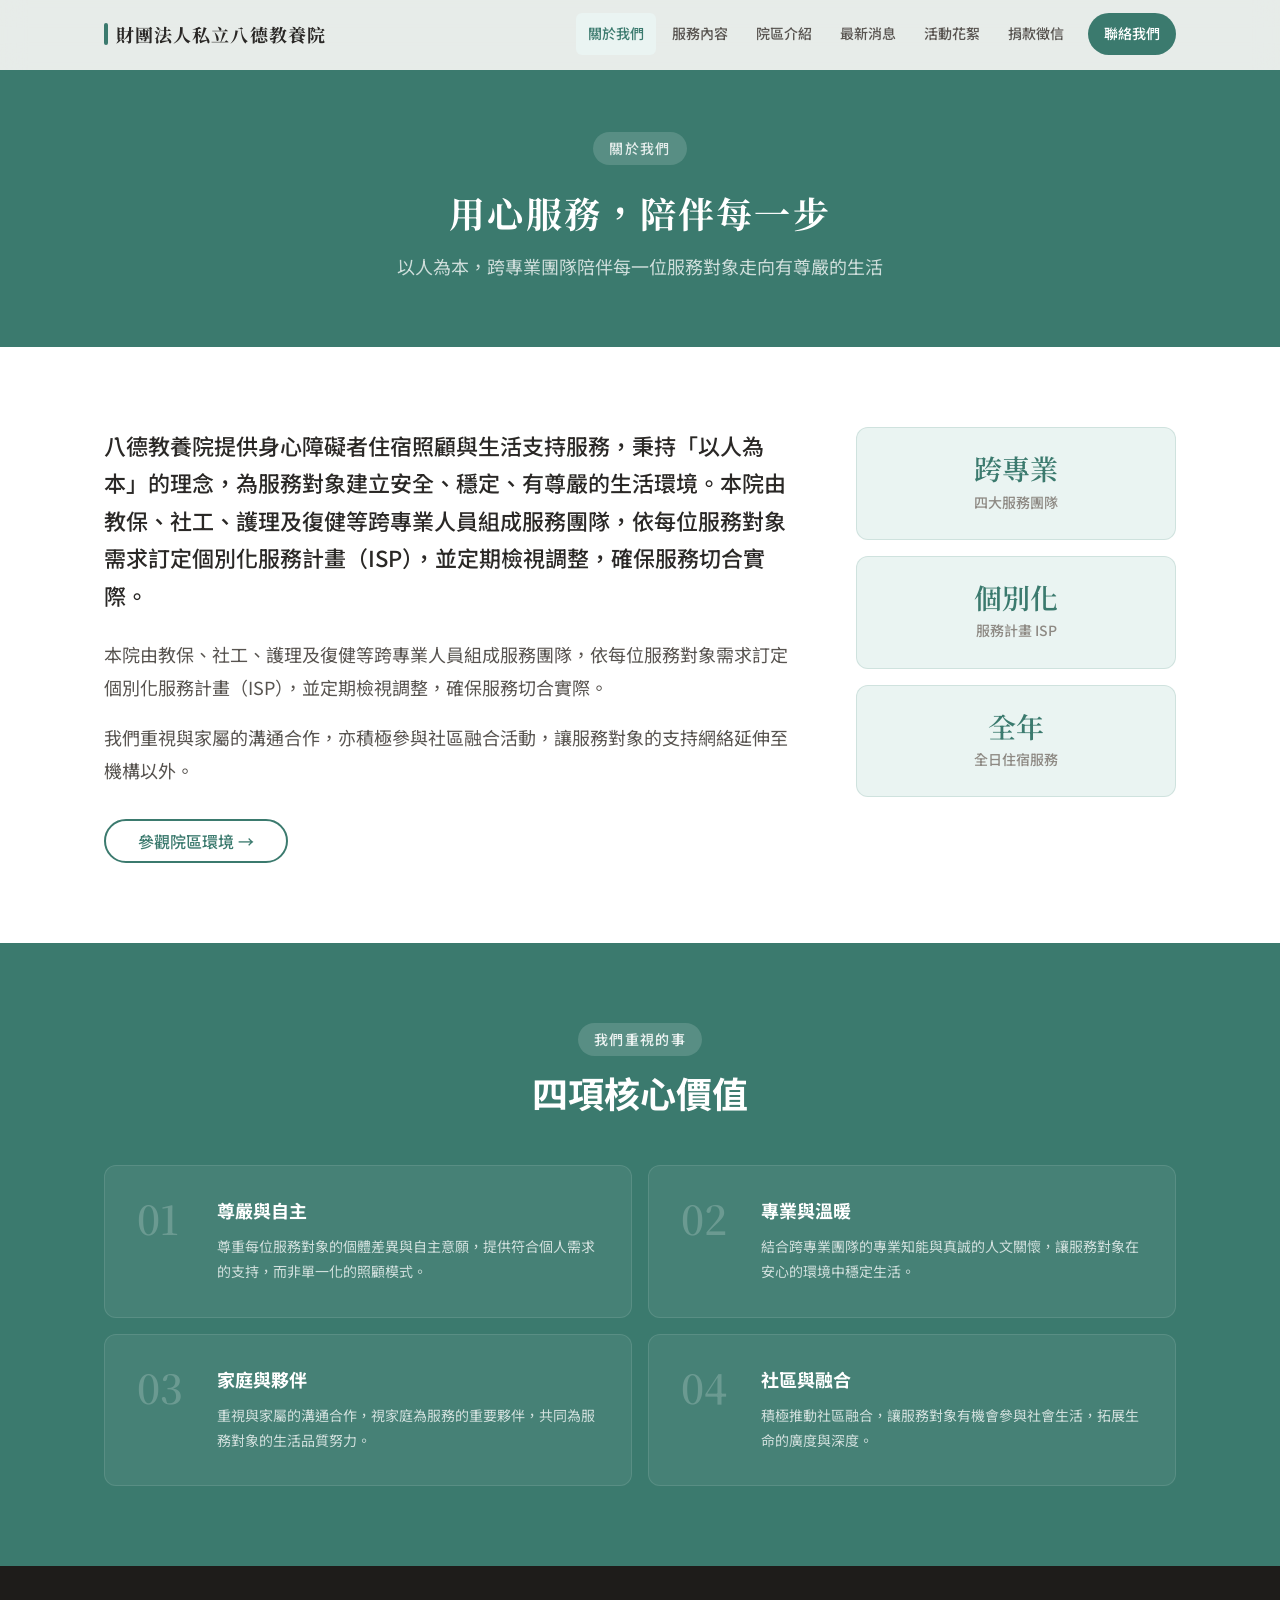
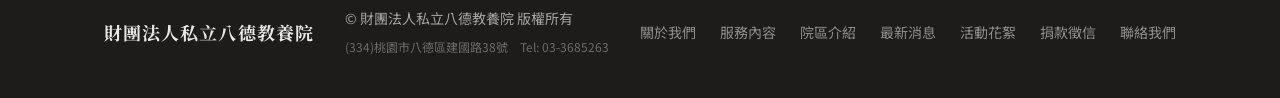
<file: about.html>
<!DOCTYPE html>
<html lang="zh-Hant-TW">
<head>
  <meta charset="UTF-8" />
  <meta name="viewport" content="width=device-width, initial-scale=1.0" />
  <meta name="description" content="八德教養院關於我們 — 用心服務，陪伴每一步。跨專業團隊、個別化服務計畫（ISP）、以人為本的核心價值。" />
  <title>關於我們 — 財團法人私立八德教養院</title>
  <link rel="canonical" href="https://pade.org.tw/about" />
  <link rel="stylesheet" href="style.css?v=3" />
  <link rel="stylesheet" href="style-extra.css?v=3" />
  <link rel="preconnect" href="https://fonts.googleapis.com" />
  <link rel="preconnect" href="https://fonts.gstatic.com" crossorigin />
  <link href="https://fonts.googleapis.com/css2?family=Noto+Sans+TC:wght@400;500;700&family=Noto+Serif+TC:wght@400;600&display=swap" rel="stylesheet" />
</head>
<body>
  <a href="#main" class="skip-link">跳過導覽，進入主要內容</a>
  <header class="site-header" id="site-header">
    <div class="container header-inner">
      <a href="/" class="logo" aria-label="財團法人私立八德教養院首頁">
        <span class="logo-text">財團法人私立八德教養院</span>
      </a>
      <nav class="main-nav" id="main-nav" aria-label="主要導覽">
        <a href="/about" class="nav-active">關於我們</a>
        <a href="/services">服務內容</a>
        <a href="/campuses">院區介紹</a>
        <a href="/news">最新消息</a>
        <a href="/activities">活動花絮</a>
        <a href="/donation">捐款徵信</a>
        <a href="/contact" class="nav-cta">聯絡我們</a>
      </nav>
      <button class="menu-toggle" id="menu-toggle" aria-label="開啟選單" aria-expanded="false" aria-controls="mobile-menu">
        <svg class="icon-menu" viewBox="0 0 22 16" fill="none" aria-hidden="true"><rect x="0" y="0" width="22" height="2" rx="1" fill="currentColor"/><rect x="0" y="7" width="22" height="2" rx="1" fill="currentColor"/><rect x="0" y="14" width="22" height="2" rx="1" fill="currentColor"/></svg>
        <svg class="icon-close" viewBox="0 0 16 16" fill="none" aria-hidden="true"><line x1="1" y1="1" x2="15" y2="15" stroke="currentColor" stroke-width="2" stroke-linecap="round"/><line x1="15" y1="1" x2="1" y2="15" stroke="currentColor" stroke-width="2" stroke-linecap="round"/></svg>
      </button>
    </div>
    <div class="mobile-menu" id="mobile-menu" aria-hidden="true">
      <nav aria-label="手機版導覽">
        <a href="/about">關於我們</a>
        <a href="/services">服務內容</a>
        <a href="/campuses">院區介紹</a>
        <a href="/news">最新消息</a>
        <a href="/activities">活動花絮</a>
        <a href="/donation">捐款徵信</a>
        <a href="/contact">聯絡我們</a>
      </nav>
    </div>
  </header>

  <main id="main">
    <div class="page-banner">
      <div class="container">
        <span class="section-eyebrow">關於我們</span>
        <h1 class="page-banner-title">用心服務，陪伴每一步</h1>
        <p class="page-banner-desc">以人為本，跨專業團隊陪伴每一位服務對象走向有尊嚴的生活</p>
      </div>
    </div>

    <section class="section section--about" aria-labelledby="about-heading">
      <div class="container">
        <div class="about-layout fade-in is-visible">
          <div class="about-text">
            <p class="about-lead" id="about-intro">八德教養院提供身心障礙者住宿照顧與生活支持服務，秉持「以人為本」的理念，為服務對象建立安全、穩定、有尊嚴的生活環境。</p>
            <p>本院由教保、社工、護理及復健等跨專業人員組成服務團隊，依每位服務對象需求訂定個別化服務計畫（ISP），並定期檢視調整，確保服務切合實際。</p>
            <p>我們重視與家屬的溝通合作，亦積極參與社區融合活動，讓服務對象的支持網絡延伸至機構以外。</p>
            <div style="margin-top: var(--space-8);">
              <a href="/campuses" class="btn btn--outline">參觀院區環境 →</a>
            </div>
          </div>
          <div class="about-stats">
            <div class="stat-card">
              <div class="stat-number">跨專業</div>
              <div class="stat-label">四大服務團隊</div>
            </div>
            <div class="stat-card">
              <div class="stat-number">個別化</div>
              <div class="stat-label">服務計畫 ISP</div>
            </div>
            <div class="stat-card">
              <div class="stat-number">全年</div>
              <div class="stat-label">全日住宿服務</div>
            </div>
          </div>
        </div>
      </div>
    </section>

    <section class="section section--values" aria-labelledby="values-heading">
      <div class="container">
        <div class="section-header fade-in is-visible">
          <span class="section-eyebrow">我們重視的事</span>
          <h2 id="values-heading">四項核心價值</h2>
        </div>
        <div class="values-grid">
          <div class="value-item fade-in is-visible">
            <div class="value-num">01</div>
            <div class="value-content">
              <h3>尊嚴與自主</h3>
              <p>尊重每位服務對象的個體差異與自主意願，提供符合個人需求的支持，而非單一化的照顧模式。</p>
            </div>
          </div>
          <div class="value-item fade-in is-visible">
            <div class="value-num">02</div>
            <div class="value-content">
              <h3>專業與溫暖</h3>
              <p>結合跨專業團隊的專業知能與真誠的人文關懷，讓服務對象在安心的環境中穩定生活。</p>
            </div>
          </div>
          <div class="value-item fade-in is-visible">
            <div class="value-num">03</div>
            <div class="value-content">
              <h3>家庭與夥伴</h3>
              <p>重視與家屬的溝通合作，視家庭為服務的重要夥伴，共同為服務對象的生活品質努力。</p>
            </div>
          </div>
          <div class="value-item fade-in is-visible">
            <div class="value-num">04</div>
            <div class="value-content">
              <h3>社區與融合</h3>
              <p>積極推動社區融合，讓服務對象有機會參與社會生活，拓展生命的廣度與深度。</p>
            </div>
          </div>
        </div>
      </div>
    </section>
  </main>

  <footer class="site-footer" role="contentinfo">
    <div class="container footer-inner">
      <div class="footer-brand">
        <span class="logo-text">財團法人私立八德教養院</span>
      </div>
      <div class="footer-info">
        <p>© 財團法人私立八德教養院 版權所有</p>
        <p class="footer-note">(334)桃園市八德區建國路38號　Tel: 03-3685263</p>
      </div>
      <div class="footer-links">
        <a href="/about">關於我們</a>
        <a href="/services">服務內容</a>
        <a href="/campuses">院區介紹</a>
        <a href="/news">最新消息</a>
        <a href="/activities">活動花絮</a>
        <a href="/donation">捐款徵信</a>
        <a href="/contact">聯絡我們</a>
      </div>
    </div>
  </footer>
  <script src="script.js?v=3"></script>
  <script src="js/home.js?v=3"></script>
</body>
</html>
</file>
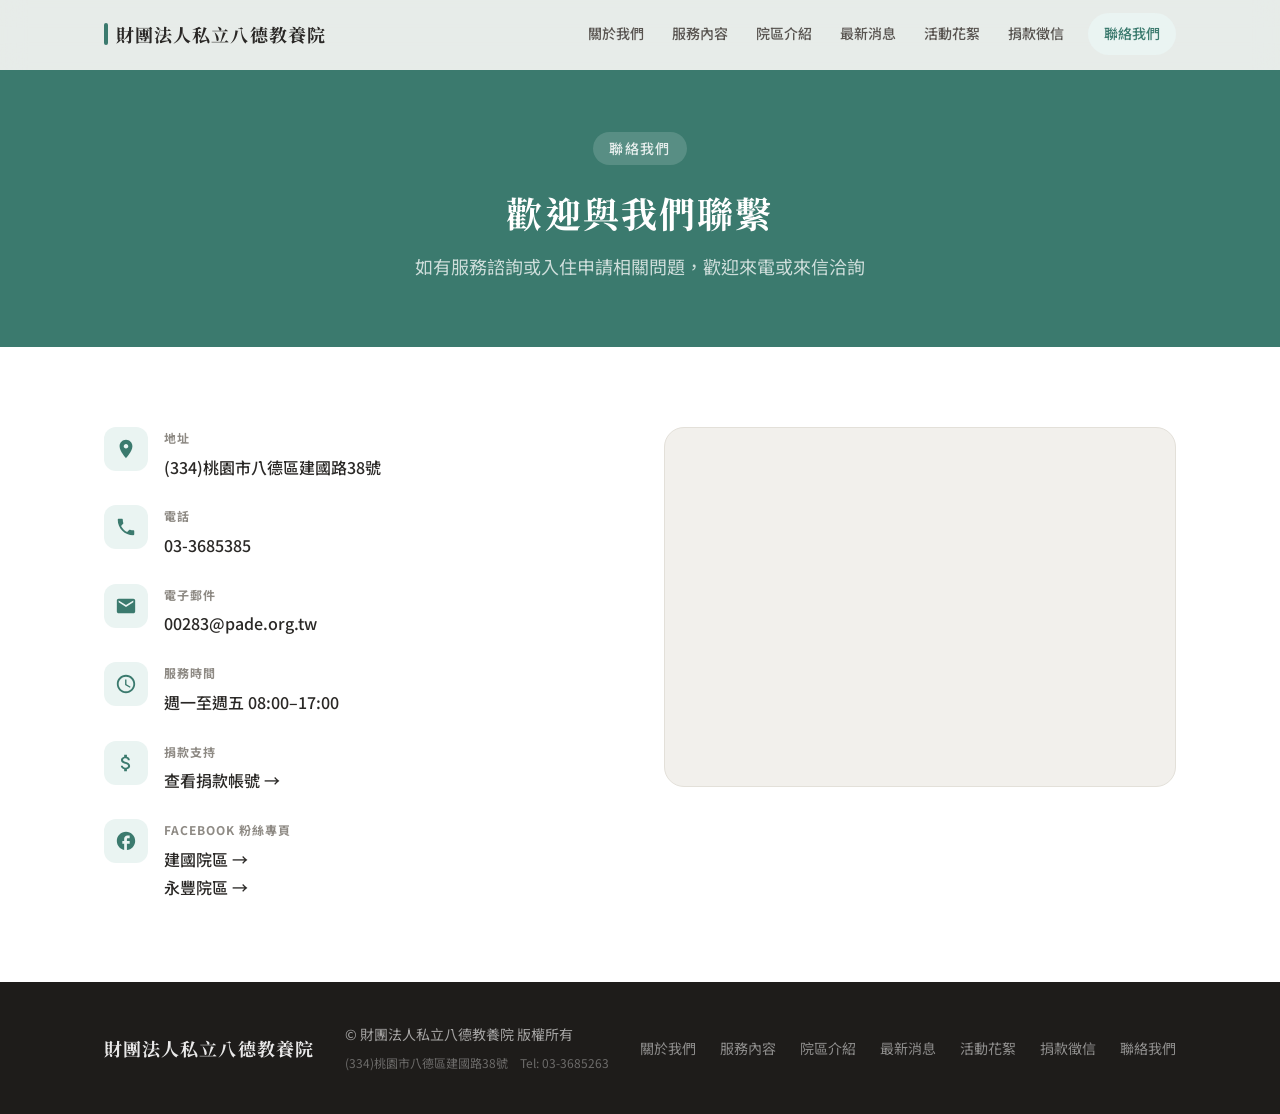
<file: contact.html>
<!DOCTYPE html>
<html lang="zh-Hant-TW">
<head>
  <meta charset="UTF-8" />
  <meta name="viewport" content="width=device-width, initial-scale=1.0" />
  <meta name="description" content="八德教養院聯絡我們 — 服務諮詢、入住申請、地址電話與服務時間。" />
  <title>聯絡我們 — 財團法人私立八德教養院</title>
  <link rel="canonical" href="https://pade.org.tw/contact" />
  <link rel="stylesheet" href="style.css?v=3" />
  <link rel="stylesheet" href="style-extra.css?v=3" />
  <link rel="preconnect" href="https://fonts.googleapis.com" />
  <link rel="preconnect" href="https://fonts.gstatic.com" crossorigin />
  <link href="https://fonts.googleapis.com/css2?family=Noto+Sans+TC:wght@400;500;700&family=Noto+Serif+TC:wght@400;600&display=swap" rel="stylesheet" />
</head>
<body>
  <a href="#main" class="skip-link">跳過導覽，進入主要內容</a>
  <header class="site-header" id="site-header">
    <div class="container header-inner">
      <a href="/" class="logo" aria-label="財團法人私立八德教養院首頁">
        <span class="logo-text">財團法人私立八德教養院</span>
      </a>
      <nav class="main-nav" id="main-nav" aria-label="主要導覽">
        <a href="/about">關於我們</a>
        <a href="/services">服務內容</a>
        <a href="/campuses">院區介紹</a>
        <a href="/news">最新消息</a>
        <a href="/activities">活動花絮</a>
        <a href="/donation">捐款徵信</a>
        <a href="/contact" class="nav-cta nav-active">聯絡我們</a>
      </nav>
      <button class="menu-toggle" id="menu-toggle" aria-label="開啟選單" aria-expanded="false" aria-controls="mobile-menu">
        <svg class="icon-menu" viewBox="0 0 22 16" fill="none" aria-hidden="true"><rect x="0" y="0" width="22" height="2" rx="1" fill="currentColor"/><rect x="0" y="7" width="22" height="2" rx="1" fill="currentColor"/><rect x="0" y="14" width="22" height="2" rx="1" fill="currentColor"/></svg>
        <svg class="icon-close" viewBox="0 0 16 16" fill="none" aria-hidden="true"><line x1="1" y1="1" x2="15" y2="15" stroke="currentColor" stroke-width="2" stroke-linecap="round"/><line x1="15" y1="1" x2="1" y2="15" stroke="currentColor" stroke-width="2" stroke-linecap="round"/></svg>
      </button>
    </div>
    <div class="mobile-menu" id="mobile-menu" aria-hidden="true">
      <nav aria-label="手機版導覽">
        <a href="/about">關於我們</a>
        <a href="/services">服務內容</a>
        <a href="/campuses">院區介紹</a>
        <a href="/news">最新消息</a>
        <a href="/activities">活動花絮</a>
        <a href="/donation">捐款徵信</a>
        <a href="/contact">聯絡我們</a>
      </nav>
    </div>
  </header>

  <main id="main">
    <div class="page-banner">
      <div class="container">
        <span class="section-eyebrow">聯絡我們</span>
        <h1 class="page-banner-title">歡迎與我們聯繫</h1>
        <p class="page-banner-desc">如有服務諮詢或入住申請相關問題，歡迎來電或來信洽詢</p>
      </div>
    </div>

    <section class="section section--contact" aria-labelledby="contact-heading">
      <div class="container">
        <div class="contact-layout fade-in is-visible">
          <div class="contact-info" id="contact-info">
            <div class="contact-item">
              <div class="contact-icon" aria-hidden="true">
                <svg viewBox="0 0 24 24" fill="none"><path d="M12 2C8.13 2 5 5.13 5 9c0 5.25 7 13 7 13s7-7.75 7-13c0-3.87-3.13-7-7-7zm0 9.5c-1.38 0-2.5-1.12-2.5-2.5s1.12-2.5 2.5-2.5 2.5 1.12 2.5 2.5-1.12 2.5-2.5 2.5z" fill="currentColor"/></svg>
              </div>
              <div>
                <div class="contact-label">地址</div>
                <div class="contact-value" id="contact-address">(334)桃園市八德區建國路38號</div>
              </div>
            </div>
            <div class="contact-item">
              <div class="contact-icon" aria-hidden="true">
                <svg viewBox="0 0 24 24" fill="none"><path d="M6.62 10.79c1.44 2.83 3.76 5.14 6.59 6.59l2.2-2.2c.27-.27.67-.36 1.02-.24 1.12.37 2.33.57 3.57.57.55 0 1 .45 1 1V20c0 .55-.45 1-1 1-9.39 0-17-7.61-17-17 0-.55.45-1 1-1h3.5c.55 0 1 .45 1 1 0 1.25.2 2.45.57 3.57.11.35.03.74-.25 1.02l-2.2 2.2z" fill="currentColor"/></svg>
              </div>
              <div>
                <div class="contact-label">電話</div>
                <div class="contact-value"><a href="tel:+88633685263" id="contact-phone">03-3685263</a></div>
              </div>
            </div>
            <div class="contact-item">
              <div class="contact-icon" aria-hidden="true">
                <svg viewBox="0 0 24 24" fill="none"><path d="M20 4H4c-1.1 0-1.99.9-1.99 2L2 18c0 1.1.9 2 2 2h16c1.1 0 2-.9 2-2V6c0-1.1-.9-2-2-2zm0 4l-8 5-8-5V6l8 5 8-5v2z" fill="currentColor"/></svg>
              </div>
              <div>
                <div class="contact-label">電子郵件</div>
                <div class="contact-value"><a href="mailto:00526@pade.org.tw" id="contact-email">00526@pade.org.tw</a></div>
              </div>
            </div>
            <div class="contact-item">
              <div class="contact-icon" aria-hidden="true">
                <svg viewBox="0 0 24 24" fill="none"><path d="M11.99 2C6.47 2 2 6.48 2 12s4.47 10 9.99 10C17.52 22 22 17.52 22 12S17.52 2 11.99 2zM12 20c-4.42 0-8-3.58-8-8s3.58-8 8-8 8 3.58 8 8-3.58 8-8 8zm.5-13H11v6l5.25 3.15.75-1.23-4.5-2.67V7z" fill="currentColor"/></svg>
              </div>
              <div>
                <div class="contact-label">服務時間</div>
                <div class="contact-value" id="contact-hours">週一至週五 08:00–17:00</div>
              </div>
            </div>
            <div class="contact-item">
              <div class="contact-icon" aria-hidden="true">
                <svg viewBox="0 0 24 24" fill="none"><path d="M11.8 10.9c-2.27-.59-3-1.2-3-2.15 0-1.09 1.01-1.85 2.7-1.85 1.78 0 2.44.85 2.5 2.1h2.21c-.07-1.72-1.12-3.3-3.21-3.81V3h-3v2.16c-1.94.42-3.5 1.68-3.5 3.61 0 2.31 1.91 3.46 4.7 4.13 2.5.6 3 1.48 3 2.41 0 .69-.49 1.79-2.7 1.79-2.06 0-2.87-.92-2.98-2.1h-2.2c.12 2.19 1.76 3.42 3.68 3.83V21h3v-2.15c1.95-.37 3.5-1.5 3.5-3.55 0-2.84-2.43-3.81-4.7-4.4z" fill="currentColor"/></svg>
              </div>
              <div>
                <div class="contact-label">捐款支持</div>
                <div class="contact-value"><a href="/donation">查看捐款帳號 →</a></div>
              </div>
            </div>
            <div class="contact-item">
              <div class="contact-icon" aria-hidden="true">
                <svg viewBox="0 0 24 24" fill="none"><path d="M22 12c0-5.52-4.48-10-10-10S2 6.48 2 12c0 4.84 3.44 8.87 8 9.8V15H8v-3h2V9.5C10 7.57 11.57 6 13.5 6H16v3h-2c-.55 0-1 .45-1 1v2h3v3h-3v6.95c5.05-.5 9-4.76 9-9.95z" fill="currentColor"/></svg>
              </div>
              <div>
                <div class="contact-label">Facebook 粉絲專頁</div>
                <div class="contact-value">
                  <a href="https://www.facebook.com/pade.org/" target="_blank" rel="noopener">建國院區 →</a><br />
                  <a href="https://www.facebook.com/p/%E5%85%AB%E5%BE%B7%E6%AE%98%E9%9A%9C%E6%95%99%E9%A4%8A%E9%99%A2-%E6%B0%B8%E8%B1%90%E9%99%A2%E5%8D%80-61560426446642/" target="_blank" rel="noopener">永豐院區 →</a>
                </div>
              </div>
            </div>
          </div>
          <div class="map-placeholder" role="region" aria-label="八德教養院地圖">
            <iframe
              src="https://maps.google.com/maps?q=334桃園市八德區建國路38號&hl=zh-TW&z=16&output=embed"
              width="100%" height="100%" style="border:0;"
              allowfullscreen="" loading="lazy"
              referrerpolicy="no-referrer-when-downgrade"
              title="八德教養院地圖">
            </iframe>
          </div>
        </div>
      </div>
    </section>
  </main>

  <footer class="site-footer" role="contentinfo">
    <div class="container footer-inner">
      <div class="footer-brand">
        <span class="logo-text">財團法人私立八德教養院</span>
      </div>
      <div class="footer-info">
        <p>© 財團法人私立八德教養院 版權所有</p>
        <p class="footer-note">(334)桃園市八德區建國路38號　Tel: 03-3685263</p>
      </div>
      <div class="footer-links">
        <a href="/about">關於我們</a>
        <a href="/services">服務內容</a>
        <a href="/campuses">院區介紹</a>
        <a href="/news">最新消息</a>
        <a href="/activities">活動花絮</a>
        <a href="/donation">捐款徵信</a>
        <a href="/contact">聯絡我們</a>
      </div>
    </div>
  </footer>
  <script src="script.js?v=3"></script>
  <script src="js/home.js?v=3"></script>
</body>
</html>
</file>
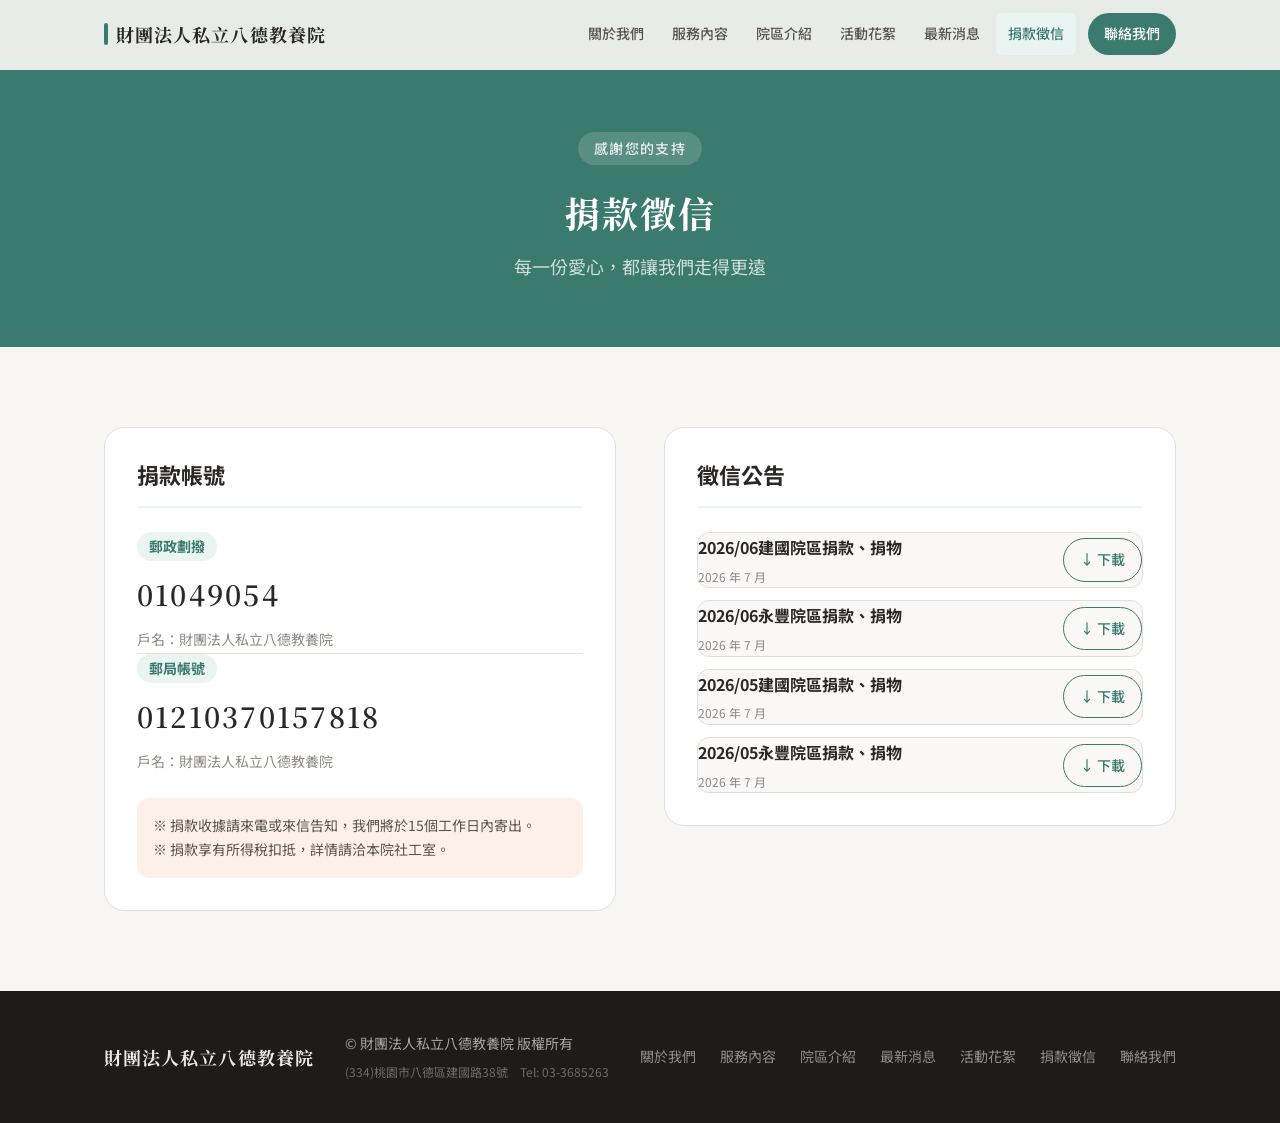
<file: donation.html>
<!DOCTYPE html>
<html lang="zh-Hant-TW">
<head>
  <meta charset="UTF-8" />
  <meta name="viewport" content="width=device-width, initial-scale=1.0" />
  <meta name="description" content="八德教養院捐款徵信 — 捐款帳號與年度徵信公告。" />
  <title>捐款徵信 — 八德教養院</title>
  <link rel="canonical" href="https://pade.org.tw/donation" />
  <link rel="stylesheet" href="style.css?v=3" />
  <link rel="stylesheet" href="style-extra.css?v=3" />
  <link rel="preconnect" href="https://fonts.googleapis.com" />
  <link rel="preconnect" href="https://fonts.gstatic.com" crossorigin />
  <link href="https://fonts.googleapis.com/css2?family=Noto+Sans+TC:wght@400;500;700&family=Noto+Serif+TC:wght@400;600&display=swap" rel="stylesheet" />
</head>
<body>
  <a href="#main" class="skip-link">跳過導覽，進入主要內容</a>
  <header class="site-header" id="site-header">
    <div class="container header-inner">
      <a href="/" class="logo" aria-label="八德教養院首頁">
        <span class="logo-text">財團法人私立八德教養院</span>
      </a>
      <nav class="main-nav" id="main-nav" aria-label="主要導覽">
        <a href="/about">關於我們</a>
        <a href="/services">服務內容</a>
        <a href="/campuses">院區介紹</a>
        <a href="/activities">活動花絮</a>
        <a href="/news">最新消息</a>
        <a href="/donation" class="nav-active">捐款徵信</a>
        <a href="/contact" class="nav-cta">聯絡我們</a>
      </nav>
      <button class="menu-toggle" id="menu-toggle" aria-label="開啟選單" aria-expanded="false" aria-controls="mobile-menu">
        <svg class="icon-menu" viewBox="0 0 22 16" fill="none" aria-hidden="true"><rect x="0" y="0" width="22" height="2" rx="1" fill="currentColor"/><rect x="0" y="7" width="22" height="2" rx="1" fill="currentColor"/><rect x="0" y="14" width="22" height="2" rx="1" fill="currentColor"/></svg>
        <svg class="icon-close" viewBox="0 0 16 16" fill="none" aria-hidden="true"><line x1="1" y1="1" x2="15" y2="15" stroke="currentColor" stroke-width="2" stroke-linecap="round"/><line x1="15" y1="1" x2="1" y2="15" stroke="currentColor" stroke-width="2" stroke-linecap="round"/></svg>
      </button>
    </div>
    <div class="mobile-menu" id="mobile-menu" aria-hidden="true">
      <nav aria-label="手機版導覽">
        <a href="/about">關於我們</a>
        <a href="/services">服務內容</a>
        <a href="/campuses">院區介紹</a>
        <a href="/activities">活動花絮</a>
        <a href="/news">最新消息</a>
        <a href="/donation">捐款徵信</a>
        <a href="/contact">聯絡我們</a>
      </nav>
    </div>
  </header>

  <main id="main">
    <div class="page-banner">
      <div class="container">
        <span class="section-eyebrow">感謝您的支持</span>
        <h1 class="page-banner-title">捐款徵信</h1>
        <p class="page-banner-desc">每一份愛心，都讓我們走得更遠</p>
      </div>
    </div>
    <section class="section" aria-label="捐款資訊">
      <div class="container">
        <div class="donate-layout fade-in" id="donate-layout">
          <div class="donate-card" id="donate-accounts-card">
            <h2 class="donate-card-title">捐款帳號</h2>
            <div id="donate-accounts">
              <div class="news-page-empty">資料載入中⋯</div>
            </div>
            <div class="donate-note">
              ※ 捐款收據請來電或來信告知，我們將於15個工作日內寄出。<br />
              ※ 捐款享有所得稅扣抵，詳情請洽本院社工室。
            </div>
          </div>
          <div class="donate-card" id="donate-reports-card">
            <h2 class="donate-card-title">徵信公告</h2>
            <div class="donate-reports" id="donate-reports">
              <div class="news-page-empty">資料載入中⋯</div>
            </div>
          </div>
        </div>
      </div>
    </section>
  </main>

  <footer class="site-footer" role="contentinfo">
    <div class="container footer-inner">
      <div class="footer-brand">
        <span class="logo-text">財團法人私立八德教養院</span>
      </div>
      <div class="footer-info">
        <p>© 財團法人私立八德教養院 版權所有</p>
        <p class="footer-note">(334)桃園市八德區建國路38號　Tel: 03-3685263</p>
      </div>
      <div class="footer-links">
        <a href="/about">關於我們</a>
        <a href="/services">服務內容</a>
        <a href="/campuses">院區介紹</a>
        <a href="/news">最新消息</a>
        <a href="/activities">活動花絮</a>
        <a href="/donation">捐款徵信</a>
        <a href="/contact">聯絡我們</a>
      </div>
    </div>
  </footer>
  <script src="script.js?v=3"></script>
  <script src="js/donate.js?v=3"></script>
</body>
</html>
</file>
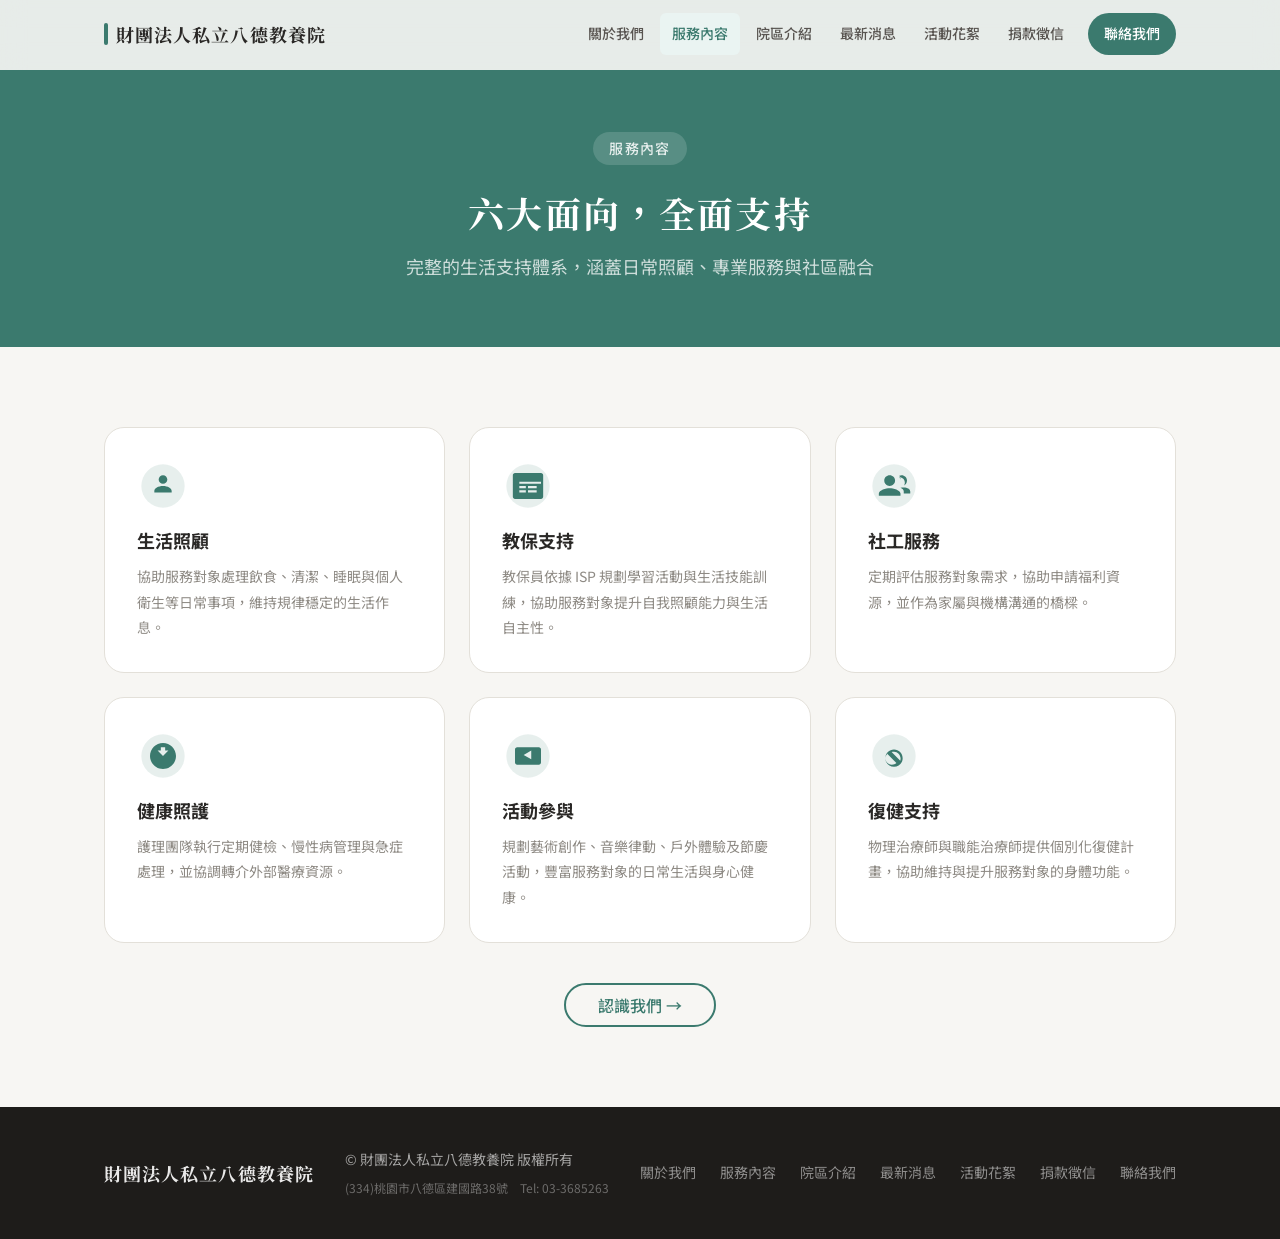
<file: services.html>
<!DOCTYPE html>
<html lang="zh-Hant-TW">
<head>
  <meta charset="UTF-8" />
  <meta name="viewport" content="width=device-width, initial-scale=1.0" />
  <meta name="description" content="八德教養院服務內容 — 生活照顧、教保支持、社工服務、健康照護、活動參與、復健支持，六大面向全面支持服務對象。" />
  <title>服務內容 — 財團法人私立八德教養院</title>
  <link rel="canonical" href="https://pade.org.tw/services" />
  <link rel="stylesheet" href="style.css?v=3" />
  <link rel="stylesheet" href="style-extra.css?v=3" />
  <link rel="preconnect" href="https://fonts.googleapis.com" />
  <link rel="preconnect" href="https://fonts.gstatic.com" crossorigin />
  <link href="https://fonts.googleapis.com/css2?family=Noto+Sans+TC:wght@400;500;700&family=Noto+Serif+TC:wght@400;600&display=swap" rel="stylesheet" />
</head>
<body>
  <a href="#main" class="skip-link">跳過導覽，進入主要內容</a>
  <header class="site-header" id="site-header">
    <div class="container header-inner">
      <a href="/" class="logo" aria-label="財團法人私立八德教養院首頁">
        <span class="logo-text">財團法人私立八德教養院</span>
      </a>
      <nav class="main-nav" id="main-nav" aria-label="主要導覽">
        <a href="/about">關於我們</a>
        <a href="/services" class="nav-active">服務內容</a>
        <a href="/campuses">院區介紹</a>
        <a href="/news">最新消息</a>
        <a href="/activities">活動花絮</a>
        <a href="/donation">捐款徵信</a>
        <a href="/contact" class="nav-cta">聯絡我們</a>
      </nav>
      <button class="menu-toggle" id="menu-toggle" aria-label="開啟選單" aria-expanded="false" aria-controls="mobile-menu">
        <svg class="icon-menu" viewBox="0 0 22 16" fill="none" aria-hidden="true"><rect x="0" y="0" width="22" height="2" rx="1" fill="currentColor"/><rect x="0" y="7" width="22" height="2" rx="1" fill="currentColor"/><rect x="0" y="14" width="22" height="2" rx="1" fill="currentColor"/></svg>
        <svg class="icon-close" viewBox="0 0 16 16" fill="none" aria-hidden="true"><line x1="1" y1="1" x2="15" y2="15" stroke="currentColor" stroke-width="2" stroke-linecap="round"/><line x1="15" y1="1" x2="1" y2="15" stroke="currentColor" stroke-width="2" stroke-linecap="round"/></svg>
      </button>
    </div>
    <div class="mobile-menu" id="mobile-menu" aria-hidden="true">
      <nav aria-label="手機版導覽">
        <a href="/about">關於我們</a>
        <a href="/services">服務內容</a>
        <a href="/campuses">院區介紹</a>
        <a href="/news">最新消息</a>
        <a href="/activities">活動花絮</a>
        <a href="/donation">捐款徵信</a>
        <a href="/contact">聯絡我們</a>
      </nav>
    </div>
  </header>

  <main id="main">
    <div class="page-banner">
      <div class="container">
        <span class="section-eyebrow">服務內容</span>
        <h1 class="page-banner-title">六大面向，全面支持</h1>
        <p class="page-banner-desc">完整的生活支持體系，涵蓋日常照顧、專業服務與社區融合</p>
      </div>
    </div>

    <section class="section section--services" aria-labelledby="services-heading">
      <div class="container">
        <div class="services-grid">
          <div class="service-card fade-in is-visible">
            <div class="service-icon" aria-hidden="true">
              <svg viewBox="0 0 48 48" fill="none" xmlns="http://www.w3.org/2000/svg">
                <circle cx="24" cy="24" r="20" fill="currentColor" opacity="0.12"/>
                <path d="M24 14c-2.2 0-4 1.8-4 4s1.8 4 4 4 4-1.8 4-4-1.8-4-4-4zm0 10c-4.4 0-8 2-8 4.5V30h16v-1.5c0-2.5-3.6-4.5-8-4.5z" fill="currentColor"/>
              </svg>
            </div>
            <h3>生活照顧</h3>
            <p>協助服務對象處理飲食、清潔、睡眠與個人衛生等日常事項，維持規律穩定的生活作息。</p>
          </div>
          <div class="service-card fade-in is-visible">
            <div class="service-icon" aria-hidden="true">
              <svg viewBox="0 0 48 48" fill="none" xmlns="http://www.w3.org/2000/svg">
                <circle cx="24" cy="24" r="20" fill="currentColor" opacity="0.12"/>
                <path d="M36 12H12c-1.1 0-2 .9-2 2v20c0 1.1.9 2 2 2h24c1.1 0 2-.9 2-2V14c0-1.1-.9-2-2-2zm-14 18H16v-2h6v2zm0-4H16v-2h6v2zm10 4h-8v-2h8v2zm0-4h-8v-2h8v2zm0-4H16v-2h20v2z" fill="currentColor"/>
              </svg>
            </div>
            <h3>教保支持</h3>
            <p>教保員依據 ISP 規劃學習活動與生活技能訓練，協助服務對象提升自我照顧能力與生活自主性。</p>
          </div>
          <div class="service-card fade-in is-visible">
            <div class="service-icon" aria-hidden="true">
              <svg viewBox="0 0 48 48" fill="none" xmlns="http://www.w3.org/2000/svg">
                <circle cx="24" cy="24" r="20" fill="currentColor" opacity="0.12"/>
                <path d="M20 26c-3.3 0-10 1.7-10 5v2h20v-2c0-3.3-6.7-5-10-5zm0-2c2.8 0 5-2.2 5-5s-2.2-5-5-5-5 2.2-5 5 2.2 5 5 5zm10 1.7c1.7.6 3 2 3 3.3v2h6v-2c0-2.9-4.5-4.5-9-3.3zm-1-9.7c2.8 0 5 2.2 5 5 0 .9-.3 1.8-.7 2.5C34.5 23.2 36 21.3 36 19c0-2.8-2.2-5-5-5-.8 0-1.5.2-2.2.5.7 1 1.2 2.2 1.2 3.5z" fill="currentColor"/>
              </svg>
            </div>
            <h3>社工服務</h3>
            <p>定期評估服務對象需求，協助申請福利資源，並作為家屬與機構溝通的橋樑。</p>
          </div>
          <div class="service-card fade-in is-visible">
            <div class="service-icon" aria-hidden="true">
              <svg viewBox="0 0 48 48" fill="none" xmlns="http://www.w3.org/2000/svg">
                <circle cx="24" cy="24" r="20" fill="currentColor" opacity="0.12"/>
                <path d="M24 12c-6.6 0-12 5.4-12 12s5.4 12 12 12 12-5.4 12-12-5.4-12-12-12zm-2 4h4v3h3l-5 5-5-5h3v-3z" fill="currentColor"/>
              </svg>
            </div>
            <h3>健康照護</h3>
            <p>護理團隊執行定期健檢、慢性病管理與急症處理，並協調轉介外部醫療資源。</p>
          </div>
          <div class="service-card fade-in is-visible">
            <div class="service-icon" aria-hidden="true">
              <svg viewBox="0 0 48 48" fill="none" xmlns="http://www.w3.org/2000/svg">
                <circle cx="24" cy="24" r="20" fill="currentColor" opacity="0.12"/>
                <path d="M34 16H14c-1.1 0-2 .9-2 2v12c0 1.1.9 2 2 2h20c1.1 0 2-.9 2-2V18c0-1.1-.9-2-2-2zm-7 11l-7-4 7-4v8z" fill="currentColor"/>
              </svg>
            </div>
            <h3>活動參與</h3>
            <p>規劃藝術創作、音樂律動、戶外體驗及節慶活動，豐富服務對象的日常生活與身心健康。</p>
          </div>
          <div class="service-card fade-in is-visible">
            <div class="service-icon" aria-hidden="true">
              <svg viewBox="0 0 48 48" fill="none" xmlns="http://www.w3.org/2000/svg">
                <circle cx="24" cy="24" r="20" fill="currentColor" opacity="0.12"/>
                <path d="M32 26c0 4.4-3.6 8-8 8s-8-3.6-8-8 3.6-8 8-8 8 3.6 8 8zm-8-6c-.8 0-1.5.1-2.2.3l8 8c.2-.7.3-1.4.3-2.2C30 23.1 27.3 20 24 20zm-5.8 1.8C17.1 22.9 16 24.3 16 26c0 3.3 2.7 6 6 6 1.7 0 3.1-.6 4.2-1.6l-8-8z" fill="currentColor"/>
              </svg>
            </div>
            <h3>復健支持</h3>
            <p>物理治療師與職能治療師提供個別化復健計畫，協助維持與提升服務對象的身體功能。</p>
          </div>
        </div>
        <div class="section-more fade-in is-visible">
          <a href="/about" class="btn btn--outline">認識我們 →</a>
        </div>
      </div>
    </section>
  </main>

  <footer class="site-footer" role="contentinfo">
    <div class="container footer-inner">
      <div class="footer-brand">
        <span class="logo-text">財團法人私立八德教養院</span>
      </div>
      <div class="footer-info">
        <p>© 財團法人私立八德教養院 版權所有</p>
        <p class="footer-note">(334)桃園市八德區建國路38號　Tel: 03-3685263</p>
      </div>
      <div class="footer-links">
        <a href="/about">關於我們</a>
        <a href="/services">服務內容</a>
        <a href="/campuses">院區介紹</a>
        <a href="/news">最新消息</a>
        <a href="/activities">活動花絮</a>
        <a href="/donation">捐款徵信</a>
        <a href="/contact">聯絡我們</a>
      </div>
    </div>
  </footer>
  <script src="script.js?v=3"></script>
</body>
</html>
</file>
<file: style.css>
/* ============================================================
   八德教養院 官方形象網站
   style.css — 主要樣式表
   ============================================================ */

/* ---- CSS 設計令牌 ---- */
:root {
  /* 主色系：溫暖藍綠 + 暖灰 */
  --color-primary:      #3B7A6E;   /* 主色：深靜綠 */
  --color-primary-dk:   #2C5F56;   /* 深一階 */
  --color-primary-lt:   #EAF4F2;   /* 淺底色 */
  --color-accent:       #5B8FA8;   /* 輔助藍 */
  --color-accent-lt:    #EBF4F8;   /* 輔助藍淺 */
  --color-warm:         #C97D4E;   /* 暖橙點綴 */
  --color-warm-lt:      #FDF0E8;   /* 暖橙淺 */

  /* 中性色 */
  --gray-50:   #F9F8F6;
  --gray-100:  #F2F0EC;
  --gray-200:  #E5E2DC;
  --gray-300:  #CCC9C1;
  --gray-400:  #A09C93;
  --gray-500:  #797570;
  --gray-600:  #524F4A;
  --gray-700:  #353330;
  --gray-800:  #1E1C1A;

  /* 語義色 */
  --bg-page:     #F7F6F3;
  --bg-surface:  #FFFFFF;
  --text-main:   #2A2826;
  --text-sub:    #585450;
  --text-muted:  #8E8A84;
  --text-on-primary: #FFFFFF;
  --border:      #E3E0D9;
  --border-dk:   #CCC8C0;

  /* 排版 */
  --font-sans:  'Noto Sans TC', 'Microsoft JhengHei', sans-serif;
  --font-serif: 'Noto Serif TC', serif;

  --size-xs:   0.75rem;   /* 12px */
  --size-sm:   0.875rem;  /* 14px */
  --size-base: 1rem;      /* 16px */
  --size-md:   1.125rem;  /* 18px */
  --size-lg:   1.375rem;  /* 22px */
  --size-xl:   1.75rem;   /* 28px */
  --size-2xl:  2.25rem;   /* 36px */
  --size-3xl:  3rem;      /* 48px */
  --size-hero: clamp(2.5rem, 6vw, 4rem);

  /* 間距 */
  --space-1: 0.25rem;
  --space-2: 0.5rem;
  --space-3: 0.75rem;
  --space-4: 1rem;
  --space-6: 1.5rem;
  --space-8: 2rem;
  --space-10: 2.5rem;
  --space-12: 3rem;
  --space-16: 4rem;
  --space-20: 5rem;
  --space-24: 6rem;

  /* 圓角 */
  --radius-sm:  6px;
  --radius-md:  12px;
  --radius-lg:  20px;
  --radius-xl:  28px;

  /* 陰影 */
  --shadow-sm: 0 1px 3px rgba(0,0,0,0.07), 0 1px 2px rgba(0,0,0,0.04);
  --shadow-md: 0 4px 12px rgba(0,0,0,0.08), 0 2px 4px rgba(0,0,0,0.05);
  --shadow-lg: 0 8px 24px rgba(0,0,0,0.10), 0 4px 8px rgba(0,0,0,0.06);

  /* 動畫 */
  --transition: 0.2s ease;
  --transition-slow: 0.4s ease;
}

/* ---- Reset & Base ---- */
*, *::before, *::after {
  box-sizing: border-box;
  margin: 0;
  padding: 0;
}

html {
  scroll-behavior: smooth;
  font-size: 16px;
  -webkit-text-size-adjust: 100%;
}

body {
  font-family: var(--font-sans);
  font-size: var(--size-base);
  line-height: 1.8;
  color: var(--text-main);
  background-color: var(--bg-page);
  -webkit-font-smoothing: antialiased;
}

img {
  max-width: 100%;
  height: auto;
  display: block;
}

a {
  color: var(--color-primary);
  text-decoration: none;
  transition: color var(--transition);
}

a:hover {
  color: var(--color-primary-dk);
}

h1, h2, h3, h4 {
  font-family: var(--font-sans);
  font-weight: 700;
  line-height: 1.35;
  color: var(--text-main);
}

p {
  color: var(--text-sub);
  line-height: 1.85;
}

/* ---- Skip Link (Accessibility) ---- */
.skip-link {
  position: absolute;
  top: -100%;
  left: var(--space-4);
  background: var(--color-primary);
  color: white;
  padding: var(--space-2) var(--space-4);
  border-radius: var(--radius-sm);
  z-index: 9999;
  font-size: var(--size-sm);
}

.skip-link:focus {
  top: var(--space-4);
}

/* ---- Layout Container ---- */
.container {
  width: 100%;
  max-width: 1120px;
  margin: 0 auto;
  padding: 0 var(--space-6);
}

/* ---- Section 共用 ---- */
.section {
  padding: var(--space-20) 0;
}

.section-header {
  text-align: center;
  margin-bottom: var(--space-12);
}

.section-eyebrow {
  display: inline-block;
  font-size: var(--size-sm);
  font-weight: 500;
  letter-spacing: 0.1em;
  color: var(--color-primary);
  background: var(--color-primary-lt);
  padding: var(--space-1) var(--space-4);
  border-radius: 100px;
  margin-bottom: var(--space-3);
}

.section-header h2 {
  font-size: var(--size-2xl);
  color: var(--text-main);
  margin-bottom: var(--space-3);
}

.section-desc {
  font-size: var(--size-md);
  color: var(--text-muted);
  max-width: 560px;
  margin: 0 auto;
}

/* ---- 按鈕 ---- */
.btn {
  display: inline-flex;
  align-items: center;
  justify-content: center;
  gap: var(--space-2);
  padding: var(--space-3) var(--space-8);
  border-radius: 100px;
  font-family: var(--font-sans);
  font-size: var(--size-base);
  font-weight: 500;
  line-height: 1;
  cursor: pointer;
  border: 2px solid transparent;
  transition: all var(--transition);
  white-space: nowrap;
  text-decoration: none;
}

.btn--primary {
  background: var(--color-primary);
  color: var(--text-on-primary);
  border-color: var(--color-primary);
}

.btn--primary:hover {
  background: var(--color-primary-dk);
  border-color: var(--color-primary-dk);
  color: var(--text-on-primary);
  transform: translateY(-1px);
  box-shadow: var(--shadow-md);
}

.btn--outline {
  background: transparent;
  color: var(--color-primary);
  border-color: var(--color-primary);
}

.btn--outline:hover {
  background: var(--color-primary-lt);
  color: var(--color-primary-dk);
}

/* ---- Fade-in 動畫調整：無 JS 時預設降級依然看得到畫面 ---- */
.fade-in {
  opacity: 1;
  transform: translateY(0);
  transition: opacity 0.6s cubic-bezier(0.16, 1, 0.3, 1), transform 0.6s cubic-bezier(0.16, 1, 0.3, 1);
}

/* 當 JS 順利載入時，會由 JS 加上監聽控制 */
.js-enabled .fade-in {
  opacity: 0;
  transform: translateY(20px);
}

.js-enabled .fade-in.is-visible {
  opacity: 1;
  transform: translateY(0);
}

@media (prefers-reduced-motion: reduce) {
  .fade-in, .js-enabled .fade-in {
    opacity: 1 !important;
    transform: none !important;
    transition: none !important;
  }
}

/* ============================================================
   導覽列
   ============================================================ */
.site-header {
  position: fixed;
  top: 0;
  left: 0;
  right: 0;
  z-index: 100;
  background: rgba(247, 246, 243, 0.92);
  backdrop-filter: blur(12px);
  -webkit-backdrop-filter: blur(12px);
  border-bottom: 1px solid transparent;
  transition: border-color var(--transition), box-shadow var(--transition);
}

.site-header.scrolled {
  border-bottom-color: var(--border);
  box-shadow: var(--shadow-sm);
}

.header-inner {
  display: flex;
  align-items: center;
  justify-content: space-between;
  height: 68px;
}

/* Logo */
.logo {
  display: flex;
  align-items: center;
  gap: var(--space-2);
  text-decoration: none;
}

.logo::before {
  content: "";
  width: 4px;
  height: 1.4em;
  background: var(--color-primary);
  border-radius: 2px;
  flex-shrink: 0;
}

.logo-text {
  font-family: var(--font-serif);
  font-size: var(--size-md);
  font-weight: 700;
  letter-spacing: 0.06em;
  color: var(--text-main);
}

/* 桌機導覽 */
.main-nav {
  display: flex;
  align-items: center;
  gap: var(--space-1);
}

.main-nav a {
  font-size: var(--size-sm);
  font-weight: 500;
  color: var(--text-sub);
  padding: var(--space-2) var(--space-3);
  border-radius: var(--radius-sm);
  transition: all var(--transition);
}

.main-nav a:hover {
  color: var(--color-primary);
  background: var(--color-primary-lt);
}

.main-nav .nav-cta {
  background: var(--color-primary);
  color: white;
  padding: var(--space-2) var(--space-4);
  border-radius: 100px;
  margin-left: var(--space-2);
}

.main-nav .nav-cta:hover {
  background: var(--color-primary-dk);
  color: white;
}

/* 手機漢堡按鈕修正 */
.menu-toggle {
  display: none;
  align-items: center;
  justify-content: center;
  width: 40px;
  height: 40px;
  background: none;
  border: none;
  cursor: pointer;
  padding: var(--space-2);
  border-radius: var(--radius-sm);
  color: var(--text-main);
  overflow: hidden;
}

.menu-toggle .icon-menu,
.menu-toggle .icon-close {
  width: 22px;
  height: 22px;
  display: block;
  transition: opacity var(--transition), transform var(--transition);
  flex-shrink: 0;
}

.menu-toggle .icon-close {
  display: none;
}

.menu-toggle.is-open .icon-menu {
  display: none;
}

.menu-toggle.is-open .icon-close {
  display: block;
}

/* 手機版選單修正：處理 display 卡死問題 */
.mobile-menu {
  display: block; 
  background: var(--bg-page);
  border-top: 1px solid var(--border);
  padding: 0; 
  overflow: hidden;
  max-height: 0;
  opacity: 0;
  transition: max-height 0.35s cubic-bezier(0.16, 1, 0.3, 1), padding 0.2s ease, opacity 0.2s ease;
}

.mobile-menu.is-open {
  max-height: 400px;
  padding: var(--space-4) 0;
  opacity: 1;
}

.mobile-menu nav {
  display: flex;
  flex-direction: column;
  padding: 0 var(--space-6);
}

.mobile-menu nav a {
  font-size: var(--size-md);
  font-weight: 500;
  color: var(--text-sub);
  padding: var(--space-3) 0;
  border-bottom: 1px solid var(--border);
  transition: color var(--transition);
}

.mobile-menu nav a:last-child {
  border-bottom: none;
}

.mobile-menu nav a:hover {
  color: var(--color-primary);
}

/* ============================================================
   Hero 區塊（v2：院區正面照 + 標語）
   ============================================================ */
.hero {
  --hero-deep: #1E362A;
  --hero-soft: #7FA98E;
  --hero-cream: #F7F5F0;
  --hero-sand: #D9CDB8;

  position: relative;
  min-height: 92svh;
  min-height: 92vh;
  display: flex;
  align-items: center;
  overflow: hidden;
  background: var(--hero-deep);
  padding-top: 68px;
}

.hero-bg {
  position: absolute;
  inset: 0;
  background-image: url("assets/hero.jpg");
  background-size: cover;
  background-position: 62% 58%;
  transform: scale(1.04);
}

.hero-veil {
  position: absolute;
  inset: 0;
  background:
    linear-gradient(100deg,
      rgba(20, 38, 29, .92) 0%,
      rgba(30, 54, 42, .82) 38%,
      rgba(30, 54, 42, .45) 68%,
      rgba(30, 54, 42, .38) 100%);
}

.hero-inner {
  position: relative;
  width: min(1080px, 100%);
  margin: 0 auto;
  padding: clamp(2.5rem, 7vw, 5rem) clamp(1.4rem, 5vw, 3rem);
}

.hero-eyebrow {
  display: inline-flex;
  align-items: center;
  gap: .75rem;
  color: var(--hero-sand);
  font-size: clamp(.85rem, 1.6vw, 1rem);
  letter-spacing: .35em;
  font-weight: 500;
  margin-bottom: clamp(1.6rem, 4vw, 2.6rem);
  animation: heroRise .8s ease .1s both;
}

.hero-eyebrow::before {
  content: "";
  width: 2.4rem;
  height: 1px;
  background: var(--hero-sand);
  opacity: .7;
}

.hero-slogan {
  font-family: var(--font-serif);
  font-weight: 900;
  color: #fff;
  line-height: 1.28;
  font-size: clamp(2.2rem, 6.4vw, 4.4rem);
  letter-spacing: .08em;
}

.hero-slogan span {
  display: block;
  animation: heroRise .8s ease both;
}

.hero-slogan span:nth-child(1) { animation-delay: .25s; }
.hero-slogan span:nth-child(2) { animation-delay: .45s; padding-left: .9em; }
.hero-slogan span:nth-child(3) { animation-delay: .65s; padding-left: 1.8em; }

.hero-slogan em {
  font-style: normal;
  color: var(--hero-soft);
}

.hero-lede {
  margin-top: clamp(1.4rem, 3.5vw, 2.2rem);
  max-width: 34em;
  color: rgba(247, 245, 240, .88);
  font-size: clamp(.95rem, 1.8vw, 1.1rem);
  line-height: 2;
  animation: heroRise .8s ease .85s both;
}

.hero-actions {
  margin-top: clamp(2rem, 5vw, 3rem);
  display: flex;
  flex-wrap: wrap;
  gap: 1rem;
  animation: heroRise .8s ease 1s both;
}

.btn-hero {
  display: inline-block;
  padding: .9em 2.2em;
  font-size: clamp(.92rem, 1.6vw, 1rem);
  letter-spacing: .15em;
  text-decoration: none;
  border-radius: 2px;
  transition: .25s;
}

.btn-hero--solid {
  background: var(--hero-cream);
  color: var(--hero-deep);
  font-weight: 700;
}

.btn-hero--solid:hover {
  background: #fff;
}

.btn-hero--line {
  border: 1px solid rgba(247, 245, 240, .65);
  color: var(--hero-cream);
}

.btn-hero--line strong {
  color: var(--hero-sand);
  font-weight: 700;
  letter-spacing: .05em;
}

@keyframes heroRise {
  from { opacity: 0; transform: translateY(18px); }
  to   { opacity: 1; transform: none; }
}

@media (prefers-reduced-motion: reduce) {
  .hero-eyebrow,
  .hero-slogan span,
  .hero-lede,
  .hero-actions {
    animation: none;
  }
}

@media (max-width: 640px) {
  .hero {
    min-height: 88svh;
    min-height: 88vh;
  }
  .hero-slogan span:nth-child(2) { padding-left: .5em; }
  .hero-slogan span:nth-child(3) { padding-left: 1em; }
}

/* ============================================================
   關於我們
   ============================================================ */
.section--about {
  background: var(--bg-surface);
}

.about-layout {
  display: grid;
  grid-template-columns: 1fr 320px;
  gap: var(--space-16);
  align-items: start;
}

.about-text p {
  font-size: var(--size-md);
  margin-bottom: var(--space-4);
  color: var(--text-sub);
}

.about-lead {
  font-size: var(--size-lg) !important;
  color: var(--text-main) !important;
  font-weight: 500;
  line-height: 1.7;
  margin-bottom: var(--space-6) !important;
}

.about-stats {
  display: flex;
  flex-direction: column;
  gap: var(--space-4);
}

.stat-card {
  background: var(--color-primary-lt);
  border: 1px solid rgba(59, 122, 110, 0.15);
  border-radius: var(--radius-md);
  padding: var(--space-6);
  text-align: center;
}

.stat-number {
  font-family: var(--font-serif);
  font-size: var(--size-xl);
  font-weight: 600;
  color: var(--color-primary);
  line-height: 1.2;
  margin-bottom: var(--space-1);
}

.stat-label {
  font-size: var(--size-sm);
  color: var(--text-muted);
  font-weight: 500;
}

/* ============================================================
   服務內容
   ============================================================ */
.section--services {
  background: var(--bg-page);
}

.services-grid {
  display: grid;
  grid-template-columns: repeat(3, 1fr);
  gap: var(--space-6);
}

.service-card {
  background: var(--bg-surface);
  border: 1px solid var(--border);
  border-radius: var(--radius-lg);
  padding: var(--space-8);
  transition: all var(--transition-slow);
}

.service-card:hover {
  border-color: var(--color-primary);
  box-shadow: var(--shadow-md);
  transform: translateY(-3px);
}

.service-icon {
  width: 52px;
  height: 52px;
  color: var(--color-primary);
  margin-bottom: var(--space-4);
}

.service-icon svg {
  width: 100%;
  height: 100%;
}

.service-card h3 {
  font-size: var(--size-md);
  font-weight: 700;
  color: var(--text-main);
  margin-bottom: var(--space-3);
}

.service-card p {
  font-size: var(--size-sm);
  color: var(--text-muted);
  line-height: 1.8;
}

/* ============================================================
   我們重視的事
   ============================================================ */
.section--values {
  background: var(--color-primary);
  color: white;
}

.section--values .section-eyebrow {
  background: rgba(255,255,255,0.15);
  color: rgba(255,255,255,0.9);
}

.section--values .section-header h2 {
  color: white;
}

.values-grid {
  display: grid;
  grid-template-columns: repeat(2, 1fr);
  gap: var(--space-4);
}

.value-item {
  display: flex;
  gap: var(--space-6);
  padding: var(--space-8);
  border-radius: var(--radius-md);
  background: rgba(255,255,255,0.06);
  border: 1px solid rgba(255,255,255,0.1);
  transition: background var(--transition);
}

.value-item:hover {
  background: rgba(255,255,255,0.1);
}

.value-num {
  font-family: var(--font-serif);
  font-size: 2.5rem;
  font-weight: 600;
  color: rgba(255,255,255,0.2);
  line-height: 1;
  flex-shrink: 0;
  width: 56px;
}

.value-content h3 {
  font-size: var(--size-md);
  font-weight: 700;
  color: white;
  margin-bottom: var(--space-3);
}

.value-content p {
  font-size: var(--size-sm);
  color: rgba(255,255,255,0.75);
  line-height: 1.8;
}

/* ============================================================
   環境與活動（圖片展示）
   ============================================================ */
.section--gallery {
  background: var(--bg-surface);
}

.gallery-grid {
  display: grid;
  grid-template-columns: repeat(3, 1fr);
  grid-template-rows: auto auto;
  gap: var(--space-4);
}

.gallery-item {
  border-radius: var(--radius-md);
  overflow: hidden;
  position: relative;
}

.gallery-item--large {
  grid-column: span 2;
  grid-row: span 1;
}

/* Placeholder */
.photo-placeholder {
  width: 100%;
  aspect-ratio: 4/3;
  background: var(--gray-100);
  border: 2px dashed var(--gray-300);
  display: flex;
  flex-direction: column;
  align-items: center;
  justify-content: center;
  color: var(--text-muted);
  font-size: var(--size-sm);
  font-weight: 500;
  border-radius: var(--radius-md);
  transition: all var(--transition);
}

.gallery-item--large .photo-placeholder {
  aspect-ratio: 16/9;
}

.photo-placeholder:hover {
  background: var(--gray-200);
  border-color: var(--gray-400);
}

/* 替換為 img 後的樣式 */
.gallery-item img {
  width: 100%;
  height: 100%;
  object-fit: cover;
  display: block;
  transition: transform 0.5s ease;
}

.gallery-item:hover img {
  transform: scale(1.04);
}

.gallery-note {
  text-align: center;
  font-size: var(--size-sm);
  color: var(--text-muted);
  margin-top: var(--space-6);
}

/* ============================================================
   最新消息
   ============================================================ */
.section--news {
  background: var(--bg-page);
}

.news-list {
  display: flex;
  flex-direction: column;
  gap: 0;
  max-width: 800px;
  margin: 0 auto;
  border: 1px solid var(--border);
  border-radius: var(--radius-lg);
  overflow: hidden;
  background: var(--bg-surface);
}

.news-item {
  display: grid;
  grid-template-columns: 120px 1fr 40px;
  align-items: center;
  gap: var(--space-6);
  padding: var(--space-6) var(--space-8);
  border-bottom: 1px solid var(--border);
  transition: background var(--transition);
  cursor: pointer;
}

.news-item:last-child {
  border-bottom: none;
}

.news-item:hover {
  background: var(--gray-50);
}

.news-meta {
  display: flex;
  flex-direction: column;
  gap: var(--space-2);
}

.news-meta time {
  font-size: var(--size-sm);
  color: var(--text-muted);
  font-weight: 500;
}

.news-tag {
  display: inline-block;
  font-size: 11px;
  font-weight: 700;
  color: var(--color-primary);
  background: var(--color-primary-lt);
  padding: 2px var(--space-2);
  border-radius: var(--radius-sm);
  letter-spacing: 0.05em;
  width: fit-content;
}

.news-body h3 {
  font-size: var(--size-base);
  font-weight: 700;
  color: var(--text-main);
  margin-bottom: var(--space-1);
}

.news-body p {
  font-size: var(--size-sm);
  color: var(--text-muted);
  line-height: 1.7;

  display: -webkit-box;
  -webkit-line-clamp: 2;
  -webkit-box-orient: vertical;
  overflow: hidden;
}

.news-arrow {
  color: var(--gray-300);
  font-size: var(--size-lg);
  transition: all var(--transition);
}

.news-item:hover .news-arrow {
  color: var(--color-primary);
  transform: translateX(4px);
}

/* ============================================================
   聯絡我們
   ============================================================ */
.section--contact {
  background: var(--bg-surface);
}

.contact-layout {
  display: grid;
  grid-template-columns: 1fr 1fr;
  gap: var(--space-12);
  align-items: start;
}

.contact-info {
  display: flex;
  flex-direction: column;
  gap: var(--space-6);
}

.contact-item {
  display: flex;
  gap: var(--space-4);
  align-items: flex-start;
}

.contact-icon {
  width: 44px;
  height: 44px;
  background: var(--color-primary-lt);
  color: var(--color-primary);
  border-radius: var(--radius-md);
  display: flex;
  align-items: center;
  justify-content: center;
  flex-shrink: 0;
}

.contact-icon svg {
  width: 22px;
  height: 22px;
}

.contact-label {
  font-size: var(--size-xs);
  font-weight: 700;
  color: var(--text-muted);
  letter-spacing: 0.08em;
  text-transform: uppercase;
  margin-bottom: var(--space-1);
}

.contact-value {
  font-size: var(--size-base);
  color: var(--text-main);
  font-weight: 500;
}

.contact-value a {
  color: var(--text-main);
  font-weight: 500;
}

.contact-value a:hover {
  color: var(--color-primary);
}

/* 地圖樣式 */
.map-placeholder {
  background: var(--gray-100);
  border: 1px solid var(--border);
  border-radius: var(--radius-lg);
  overflow: hidden;
  height: 360px;
}

.map-placeholder iframe {
  width: 100%;
  height: 100%;
  border: none;
  display: block;
}

/* ============================================================
   Footer
   ============================================================ */
.site-footer {
  background: var(--gray-800);
  color: rgba(255,255,255,0.7);
  padding: var(--space-10) 0;
}

.footer-inner {
  display: flex;
  align-items: center;
  justify-content: space-between;
  gap: var(--space-6);
  flex-wrap: wrap;
}

.footer-brand {
  display: flex;
  align-items: center;
  gap: var(--space-2);
}

.site-footer .logo::before {
  background: rgba(255,255,255,0.35);
}

.site-footer .logo-text {
  color: rgba(255,255,255,0.9);
}

.footer-info p {
  font-size: var(--size-sm);
  color: rgba(255,255,255,0.6);
  margin: 0;
}

.footer-note {
  font-size: var(--size-xs) !important;
  color: rgba(255,255,255,0.35) !important;
  margin-top: var(--space-1) !important;
}

.footer-links {
  display: flex;
  gap: var(--space-6);
}

.footer-links a {
  font-size: var(--size-sm);
  color: rgba(255,255,255,0.5);
  transition: color var(--transition);
}

.footer-links a:hover {
  color: rgba(255,255,255,0.9);
}

/* ============================================================
   手機版響應式
   ============================================================ */

/* Tablet（≤1024px） */
@media (max-width: 1024px) {
  .services-grid {
    grid-template-columns: repeat(2, 1fr);
  }

  .about-layout {
    grid-template-columns: 1fr;
    gap: var(--space-10);
  }

  .about-stats {
    flex-direction: row;
    flex-wrap: wrap;
  }

  .stat-card {
    flex: 1;
    min-width: 140px;
  }
}

/* Mobile（≤768px） */
@media (max-width: 768px) {
  .main-nav {
    display: none;
  }

  .menu-toggle {
    display: flex;
  }

  .section {
    padding: var(--space-16) 0;
  }

  .section-header {
    margin-bottom: var(--space-8);
  }

  .section-header h2 {
    font-size: var(--size-xl);
  }

  .services-grid {
    grid-template-columns: 1fr;
    gap: var(--space-4);
  }

  .service-card {
    padding: var(--space-6);
  }

  .values-grid {
    grid-template-columns: 1fr;
    gap: var(--space-3);
  }

  .value-item {
    gap: var(--space-4);
    padding: var(--space-6);
  }

  .value-num {
    font-size: 2rem;
    width: 44px;
  }

  .gallery-grid {
    grid-template-columns: repeat(2, 1fr);
    gap: var(--space-3);
  }

  .gallery-item--large {
    grid-column: span 2;
  }

  .news-item {
    grid-template-columns: 1fr;
    gap: var(--space-3);
    padding: var(--space-5) var(--space-6);
  }

  .news-arrow {
    display: none;
  }

  .contact-layout {
    grid-template-columns: 1fr;
    gap: var(--space-8);
  }

  .map-placeholder {
    height: 280px;
  }

  .footer-inner {
    flex-direction: column;
    align-items: flex-start;
    gap: var(--space-4);
  }

  .footer-links {
    gap: var(--space-4);
  }

  .mobile-br {
    display: none;
  }
}

/* 超小螢幕（≤400px） */
@media (max-width: 400px) {
  .container {
    padding: 0 var(--space-4);
  }

  .gallery-grid {
    grid-template-columns: 1fr;
  }

  .gallery-item--large {
    grid-column: span 1;
  }
}
</file>
<file: style-extra.css>
/* ============================================================
   style-extra.css
   新頁面擴充樣式（接在 style.css 之後，或合併至 style.css 底部）
   ============================================================ */

/* ── 導覽列：當前頁面高亮 ── */
.main-nav .nav-active {
  color: var(--color-primary);
  background: var(--color-primary-lt);
}

/* ── 頁首 Banner（各子頁通用） ── */
.page-banner {
  background: var(--color-primary);
  padding: calc(68px + var(--space-16)) 0 var(--space-16);
  text-align: center;
}

.page-banner .section-eyebrow {
  background: rgba(255,255,255,0.15);
  color: rgba(255,255,255,0.85);
}

.page-banner-title {
  font-family: var(--font-serif);
  font-size: var(--size-2xl);
  color: white;
  margin: var(--space-3) 0 var(--space-3);
  letter-spacing: 0.06em;
}

.page-banner-desc {
  font-size: var(--size-md);
  color: rgba(255,255,255,0.75);
  margin: 0;
}

/* ── 共用：section-more 按鈕區 ── */
.section-more {
  text-align: center;
  margin-top: var(--space-10);
}

/* ── 首頁：消息預覽 ── */
.section--news-preview {
  background: var(--bg-page);
}

.news-skeleton {
  opacity: 0.4;
}

.skeleton-line {
  height: 14px;
  background: var(--gray-200);
  border-radius: 4px;
  margin: var(--space-2) 0;
}

.news-empty {
  text-align: center;
  color: var(--text-muted);
  padding: var(--space-10);
}

/* ── 首頁：活動花絮預覽 ── */
.section--gallery-preview {
  background: var(--bg-surface);
}

.gallery-preview-grid {
  display: grid;
  grid-template-columns: repeat(4, 1fr);
  gap: var(--space-4);
}

.gallery-preview-card {
  display: block;
  border-radius: var(--radius-md);
  overflow: hidden;
  border: 1px solid var(--border);
  text-decoration: none;
  transition: box-shadow var(--transition), transform var(--transition);
  background: var(--bg-surface);
}

.gallery-preview-card:hover {
  box-shadow: var(--shadow-md);
  transform: translateY(-3px);
}

.gallery-preview-img {
  aspect-ratio: 4/3;
  overflow: hidden;
  background: var(--gray-100);
}

.gallery-preview-img img {
  width: 100%;
  height: 100%;
  object-fit: cover;
  transition: transform 0.4s ease;
}

.gallery-preview-card:hover .gallery-preview-img img {
  transform: scale(1.05);
}

.gallery-preview-caption {
  padding: var(--space-3) var(--space-4);
  display: flex;
  flex-direction: column;
  gap: var(--space-1);
}

.gallery-preview-caption span {
  font-size: var(--size-sm);
  font-weight: 700;
  color: var(--text-main);
}

.gallery-preview-caption small {
  font-size: var(--size-xs);
  color: var(--text-muted);
}

.gallery-preview-placeholder {
  grid-column: span 4;
  text-align: center;
  padding: var(--space-16);
  color: var(--text-muted);
  border: 2px dashed var(--gray-200);
  border-radius: var(--radius-lg);
}

/* Hero 有照片時文字改白色 */
.hero--photo .hero-badge {
  background: rgba(255,255,255,0.2);
  color: white;
  border-color: rgba(255,255,255,0.3);
}
.hero--photo .hero-title,
.hero--photo .hero-subtitle {
  color: white;
}
.hero--photo .btn--outline {
  color: white;
  border-color: rgba(255,255,255,0.7);
}
.hero--photo .btn--outline:hover {
  background: rgba(255,255,255,0.15);
}
.hero--photo .hero-scroll-hint span {
  border-color: rgba(255,255,255,0.4);
}

/* ── 院區介紹頁 ── */
.campus-loading,
.campus-empty {
  text-align: center;
  color: var(--text-muted);
  padding: var(--space-16);
}

.campus-block {
  display: grid;
  grid-template-columns: 1fr 1fr;
  gap: var(--space-16);
  align-items: center;
  padding: var(--space-16) 0;
}

.campus-block--reverse {
  direction: rtl;
}

.campus-block--reverse > * {
  direction: ltr;
}

.campus-index {
  display: inline-block;
  font-size: var(--size-xs);
  font-weight: 700;
  letter-spacing: 0.12em;
  color: var(--color-primary);
  background: var(--color-primary-lt);
  padding: var(--space-1) var(--space-3);
  border-radius: 100px;
  margin-bottom: var(--space-4);
}

.campus-name {
  font-family: var(--font-serif);
  font-size: var(--size-2xl);
  color: var(--text-main);
  margin-bottom: var(--space-6);
}

.campus-intro {
  font-size: var(--size-md);
  color: var(--text-sub);
  line-height: 1.85;
  margin-bottom: var(--space-8);
}

.campus-contacts {
  display: flex;
  flex-direction: column;
  gap: var(--space-3);
}

.campus-contact-item {
  display: flex;
  align-items: center;
  gap: var(--space-3);
  font-size: var(--size-sm);
  color: var(--text-sub);
}

.campus-contact-item a {
  color: var(--color-primary);
  font-weight: 500;
}

.campus-contact-icon {
  width: 18px;
  height: 18px;
  min-width: 18px;
  min-height: 18px;
  max-width: 18px;
  max-height: 18px;
  color: var(--color-primary);
  flex-shrink: 0;
}

.campus-contact-icon svg {
  width: 18px;
  height: 18px;
  display: block;
}

/* 照片格 */
.campus-photos {
  display: grid;
  gap: var(--space-3);
  border-radius: var(--radius-lg);
  overflow: hidden;
}

.campus-photos--1 {
  grid-template-columns: 1fr;
}

.campus-photos--2 {
  grid-template-columns: 1fr 1fr;
}

.campus-photos--3 {
  grid-template-columns: 1fr 1fr;
  grid-template-rows: auto auto;
}

.campus-photos--3 .campus-photo-item:first-child {
  grid-column: span 2;
}

.campus-photo-item {
  overflow: hidden;
  border-radius: var(--radius-md);
  aspect-ratio: 4/3;
  background: var(--gray-100);
}

.campus-photo-item img {
  width: 100%;
  height: 100%;
  object-fit: cover;
  transition: transform 0.4s ease;
}

.campus-photo-item:hover img {
  transform: scale(1.04);
}

.campus-photos--placeholder .campus-photo-placeholder {
  aspect-ratio: 4/3;
  background: var(--color-primary-lt);
  border: 2px dashed rgba(59,122,110,0.25);
  border-radius: var(--radius-lg);
  display: flex;
  align-items: center;
  justify-content: center;
  color: var(--color-primary);
  font-size: var(--size-lg);
  font-weight: 500;
  font-family: var(--font-serif);
  letter-spacing: 0.08em;
}

.campus-divider {
  border: none;
  border-top: 1px solid var(--border);
  margin: 0;
}

/* ── 最新消息頁 ── */
.news-page-list {
  max-width: 800px;
  margin: 0 auto;
}

.news-page-item {
  background: var(--bg-surface);
  border: 1px solid var(--border);
  border-radius: var(--radius-lg);
  padding: var(--space-8);
  margin-bottom: var(--space-6);
  transition: box-shadow var(--transition), transform var(--transition);
}

.news-page-item:hover {
  box-shadow: var(--shadow-md);
  transform: translateY(-2px);
}

.news-page-meta {
  display: flex;
  align-items: center;
  gap: var(--space-3);
  margin-bottom: var(--space-4);
}

.news-page-meta time {
  font-size: var(--size-sm);
  color: var(--text-muted);
}

.news-page-title {
  font-size: var(--size-lg);
  font-weight: 700;
  color: var(--text-main);
  margin-bottom: var(--space-3);
}

.news-page-summary {
  color: var(--text-sub);
  line-height: 1.8;
  white-space: pre-line;
}

.news-page-body {
  color: var(--text-sub);
  line-height: 1.9;
  margin-top: var(--space-5);
  padding-top: var(--space-5);
  border-top: 1px dashed var(--border);
}

.news-page-body p {
  margin: 0 0 1em;
  white-space: pre-line;
}

.news-page-body ul,
.news-page-body ol {
  margin: 0 0 1em;
  padding-left: 1.4em;
}

.news-page-body li {
  margin-bottom: 0.4em;
}

.news-page-body strong { color: var(--text-main); }

.news-page-body img {
  max-width: 100%;
  border-radius: var(--radius-md);
}

.news-page-images {
  display: flex;
  flex-wrap: wrap;
  gap: var(--space-3);
  margin-top: var(--space-6);
}

.news-page-image {
  flex: 0 1 220px;
  display: flex;
  align-items: flex-start;
  justify-content: center;
  background: var(--bg-subtle, #f4f4f2);
  border: 1px solid var(--border);
  border-radius: var(--radius-md);
  overflow: hidden;
  max-height: 420px;
}

.news-page-images img {
  display: block;
  width: 100%;
  height: auto;
  max-height: 420px;
  object-fit: contain;
}

.news-page-image-clickable {
  cursor: zoom-in;
  transition: transform var(--transition);
}

.news-page-image-clickable:hover {
  transform: scale(1.03);
}

/* ── 圖片放大預覽（Lightbox） ── */
.img-lightbox {
  position: fixed;
  inset: 0;
  z-index: 999;
  display: none;
  align-items: center;
  justify-content: center;
  padding: var(--space-6);
  background: rgba(20, 25, 22, 0.9);
}

.img-lightbox.is-open {
  display: flex;
}

.img-lightbox img {
  max-width: 100%;
  max-height: 90vh;
  object-fit: contain;
  border-radius: var(--radius-md);
  box-shadow: var(--shadow-md);
}

.img-lightbox-close {
  position: absolute;
  top: var(--space-5);
  right: var(--space-5);
  width: 44px;
  height: 44px;
  border: none;
  border-radius: 50%;
  background: rgba(255, 255, 255, 0.15);
  color: #fff;
  font-size: 28px;
  line-height: 1;
  cursor: pointer;
  transition: background var(--transition);
}

.img-lightbox-close:hover {
  background: rgba(255, 255, 255, 0.3);
}

.news-page-empty {
  text-align: center;
  color: var(--text-muted);
  padding: var(--space-20);
  font-size: var(--size-md);
}

/* ── 活動花絮頁 ── */
.gallery-page-grid {
  display: grid;
  grid-template-columns: repeat(3, 1fr);
  gap: var(--space-6);
}

.gallery-album-card {
  display: block;
  border-radius: var(--radius-lg);
  overflow: hidden;
  border: 1px solid var(--border);
  text-decoration: none;
  background: var(--bg-surface);
  transition: box-shadow var(--transition), transform var(--transition);
}

.gallery-album-card:hover {
  box-shadow: var(--shadow-lg);
  transform: translateY(-4px);
}

.gallery-album-cover {
  aspect-ratio: 4/3;
  overflow: hidden;
  background: var(--gray-100);
}

.gallery-album-cover img {
  width: 100%;
  height: 100%;
  object-fit: cover;
  transition: transform 0.4s ease;
}

.gallery-album-card:hover .gallery-album-cover img {
  transform: scale(1.05);
}

.gallery-album-cover-placeholder {
  width: 100%;
  height: 100%;
  display: flex;
  align-items: center;
  justify-content: center;
  background: var(--color-primary-lt);
  color: var(--color-primary);
  font-size: var(--size-sm);
  font-weight: 500;
}

.gallery-album-info {
  padding: var(--space-5) var(--space-6);
  min-width: 0;
  overflow-wrap: break-word;
}

.gallery-album-title {
  font-size: var(--size-base);
  font-weight: 700;
  color: var(--text-main);
  margin-bottom: var(--space-1);
}

.gallery-album-date {
  font-size: var(--size-sm);
  color: var(--text-muted);
}

.gallery-album-desc {
  font-size: var(--size-sm);
  color: var(--text-sub);
  margin-top: var(--space-2);
  line-height: 1.6;
  display: -webkit-box;
  -webkit-line-clamp: 2;
  -webkit-box-orient: vertical;
  overflow: hidden;
}

/* 燈箱（相簿內頁）*/
.album-lightbox {
  position: fixed;
  inset: 0;
  background: rgba(0,0,0,0.92);
  z-index: 500;
  display: flex;
  align-items: center;
  justify-content: center;
  opacity: 0;
  pointer-events: none;
  transition: opacity 0.2s ease;
}

.album-lightbox.is-open {
  opacity: 1;
  pointer-events: all;
}

.album-lightbox img {
  max-width: 90vw;
  max-height: 88vh;
  object-fit: contain;
  border-radius: var(--radius-md);
}

.lightbox-close {
  position: absolute;
  top: var(--space-6);
  right: var(--space-6);
  background: rgba(255,255,255,0.12);
  border: none;
  color: white;
  width: 44px;
  height: 44px;
  border-radius: 50%;
  font-size: 22px;
  cursor: pointer;
  display: flex;
  align-items: center;
  justify-content: center;
  transition: background var(--transition);
}

.lightbox-close:hover {
  background: rgba(255,255,255,0.25);
}

.lightbox-stage {
  margin: 0;
  display: flex;
  flex-direction: column;
  align-items: center;
  gap: var(--space-4);
  max-width: 90vw;
}

.lightbox-caption {
  display: flex;
  align-items: baseline;
  gap: var(--space-4);
  color: rgba(255,255,255,0.85);
  font-size: var(--size-sm);
}

.lightbox-caption #lightbox-counter {
  color: rgba(255,255,255,0.55);
  letter-spacing: 0.08em;
}

.lightbox-nav {
  position: absolute;
  top: 50%;
  transform: translateY(-50%);
  background: rgba(255,255,255,0.12);
  border: none;
  color: white;
  width: 48px;
  height: 48px;
  border-radius: 50%;
  font-size: 30px;
  line-height: 1;
  cursor: pointer;
  display: flex;
  align-items: center;
  justify-content: center;
  padding-bottom: 4px;
  transition: background var(--transition);
  z-index: 1;
}

.lightbox-nav:hover {
  background: rgba(255,255,255,0.25);
}

.lightbox-prev { left: var(--space-6); }
.lightbox-next { right: var(--space-6); }

@media (max-width: 640px) {
  .lightbox-prev { left: var(--space-2); }
  .lightbox-next { right: var(--space-2); }
  .lightbox-nav { width: 40px; height: 40px; font-size: 24px; }
  .album-lightbox img { max-width: 96vw; }
}

/* 相簿封面右下角張數標籤 */
.gallery-album-cover {
  position: relative;
}

.gallery-album-count {
  position: absolute;
  right: var(--space-3);
  bottom: var(--space-3);
  background: rgba(0,0,0,0.55);
  color: white;
  font-size: var(--size-xs);
  padding: 2px var(--space-3);
  border-radius: 100px;
  letter-spacing: 0.05em;
}

/* ── 捐款徵信頁 ── */
.donate-layout {
  display: grid;
  grid-template-columns: 1fr 1fr;
  gap: var(--space-12);
  align-items: start;
}

.donate-card {
  background: var(--bg-surface);
  border: 1px solid var(--border);
  border-radius: var(--radius-lg);
  padding: var(--space-8);
}

.donate-card-title {
  font-size: var(--size-lg);
  font-weight: 700;
  color: var(--text-main);
  margin-bottom: var(--space-6);
  padding-bottom: var(--space-4);
  border-bottom: 2px solid var(--color-primary-lt);
}

.donate-account-item {
  display: flex;
  flex-direction: column;
  gap: var(--space-2);
  padding: var(--space-5) 0;
  border-bottom: 1px solid var(--border);
}

.donate-account-item:last-child {
  border-bottom: none;
}

.donate-account-bank {
  font-size: var(--size-sm);
  font-weight: 700;
  color: var(--color-primary);
  background: var(--color-primary-lt);
  display: inline-block;
  padding: 2px var(--space-3);
  border-radius: 100px;
  width: fit-content;
}

.donate-account-num {
  font-size: var(--size-xl);
  font-family: var(--font-serif);
  font-weight: 600;
  color: var(--text-main);
  letter-spacing: 0.08em;
}

.donate-account-name {
  font-size: var(--size-sm);
  color: var(--text-muted);
}

.donate-note {
  margin-top: var(--space-6);
  padding: var(--space-4);
  background: var(--color-warm-lt);
  border-radius: var(--radius-md);
  font-size: var(--size-sm);
  color: var(--text-sub);
  line-height: 1.7;
}

/* 徵信報告列表 */
.donate-reports {
  display: flex;
  flex-direction: column;
  gap: var(--space-3);
}

.donate-report-item {
  display: flex;
  align-items: center;
  justify-content: space-between;
  padding: var(--space-4) var(--space-5);
  background: var(--gray-50);
  border: 1px solid var(--border);
  border-radius: var(--radius-md);
  transition: background var(--transition);
}

.donate-report-item:hover {
  background: var(--color-primary-lt);
}

.donate-report-info {
  display: flex;
  flex-direction: column;
  gap: var(--space-1);
}

.donate-report-title {
  font-size: var(--size-base);
  font-weight: 700;
  color: var(--text-main);
}

.donate-report-date {
  font-size: var(--size-xs);
  color: var(--text-muted);
}

.donate-report-dl {
  display: inline-flex;
  align-items: center;
  gap: var(--space-2);
  font-size: var(--size-sm);
  font-weight: 500;
  color: var(--color-primary);
  text-decoration: none;
  padding: var(--space-2) var(--space-4);
  border: 1px solid var(--color-primary);
  border-radius: 100px;
  transition: all var(--transition);
  white-space: nowrap;
}

.donate-report-dl:hover {
  background: var(--color-primary);
  color: white;
}

.donate-reports-empty {
  text-align: center;
  color: var(--text-muted);
  padding: var(--space-10);
  font-size: var(--size-sm);
}

/* ── RWD 補充 ── */
@media (max-width: 1024px) {
  .gallery-page-grid {
    grid-template-columns: repeat(2, 1fr);
  }
  .gallery-preview-grid {
    grid-template-columns: repeat(2, 1fr);
  }
  .gallery-preview-placeholder {
    grid-column: span 2;
  }
}

@media (max-width: 768px) {
  .page-banner {
    padding: calc(68px + var(--space-10)) 0 var(--space-10);
  }
  .page-banner-title {
    font-size: var(--size-xl);
  }
  .campus-block {
    grid-template-columns: 1fr;
    gap: var(--space-8);
    padding: var(--space-10) 0;
  }
  .campus-block--reverse {
    direction: ltr;
  }
  .campus-name {
    font-size: var(--size-xl);
  }
  .gallery-page-grid {
    grid-template-columns: 1fr;
  }
  .gallery-preview-grid {
    grid-template-columns: repeat(2, 1fr);
  }
  .donate-layout {
    grid-template-columns: 1fr;
    gap: var(--space-8);
  }
  .news-page-item {
    padding: var(--space-5);
  }
  .news-page-title {
    font-size: var(--size-md);
  }
  .news-page-images {
    flex-direction: column;
  }
  .news-page-image {
    flex-basis: auto;
    width: 100%;
    max-height: none;
  }
  .news-page-images img {
    max-height: none;
  }
}
</file>
